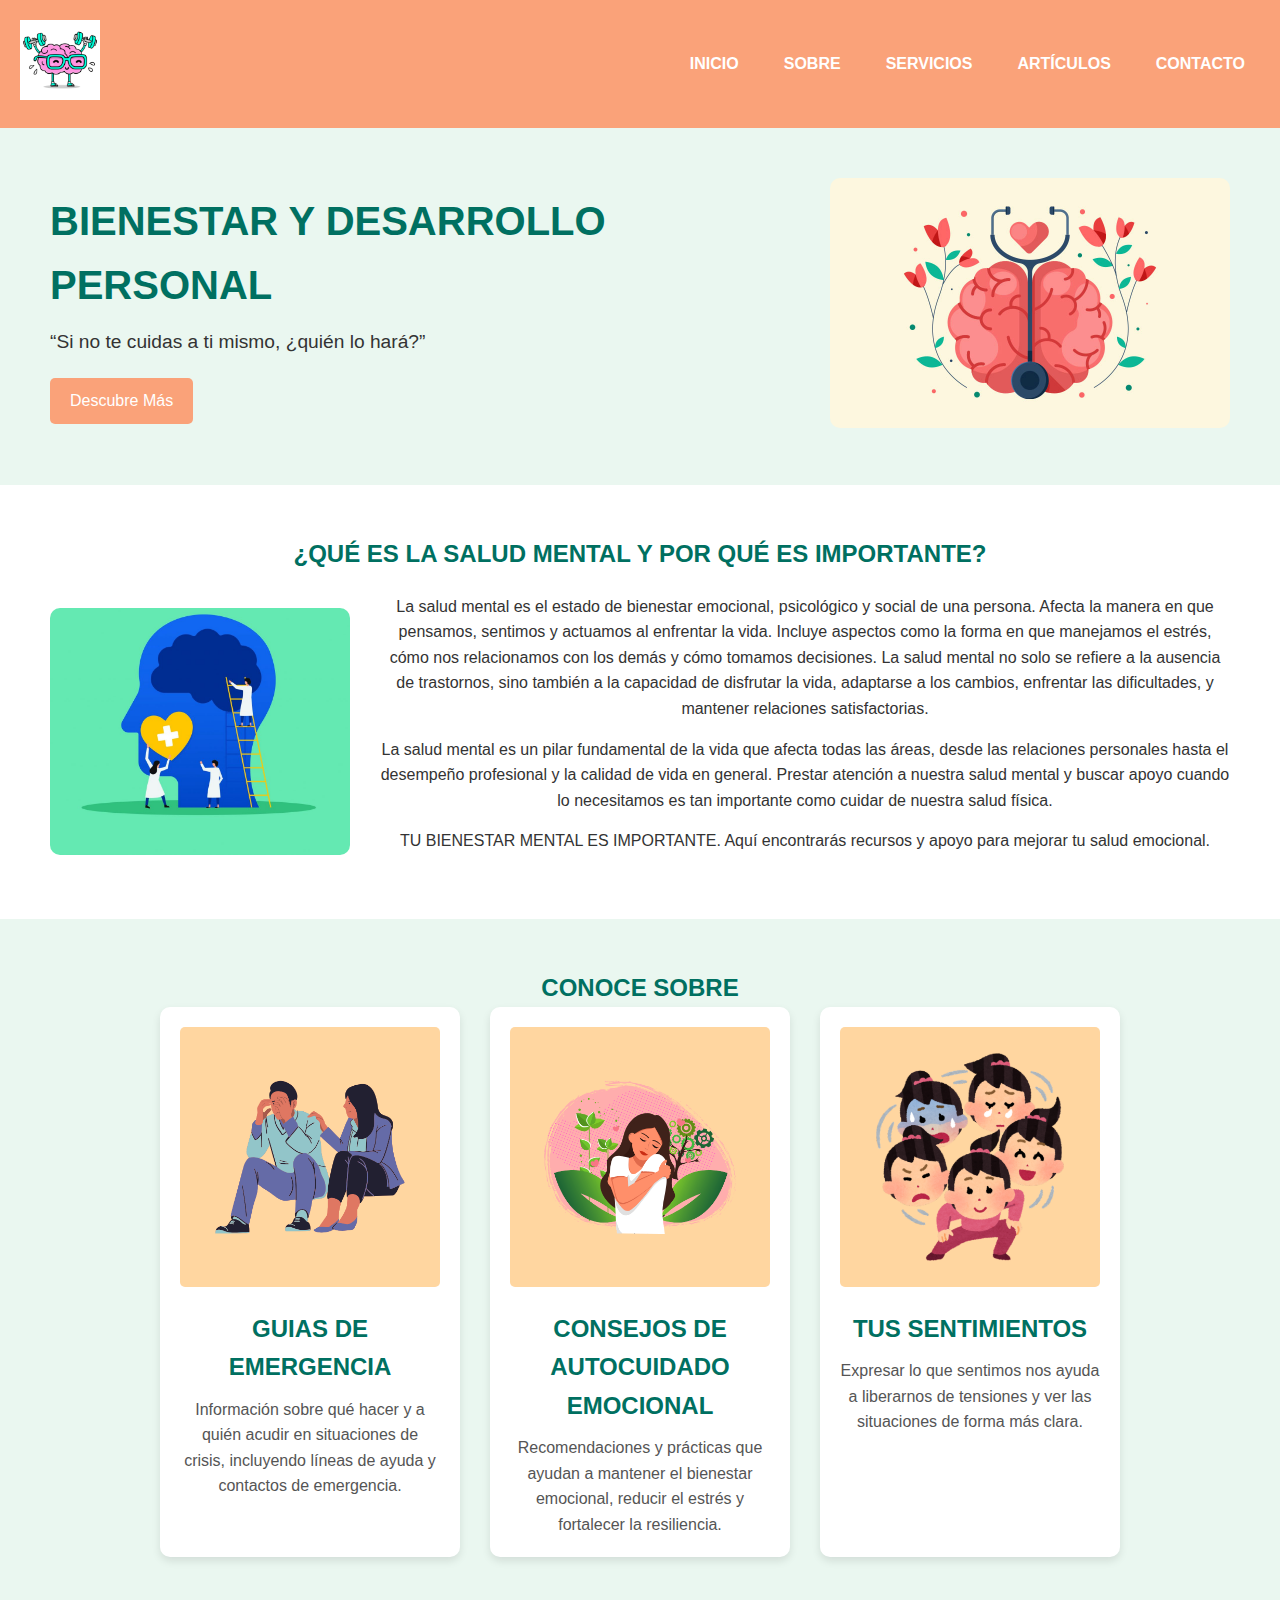
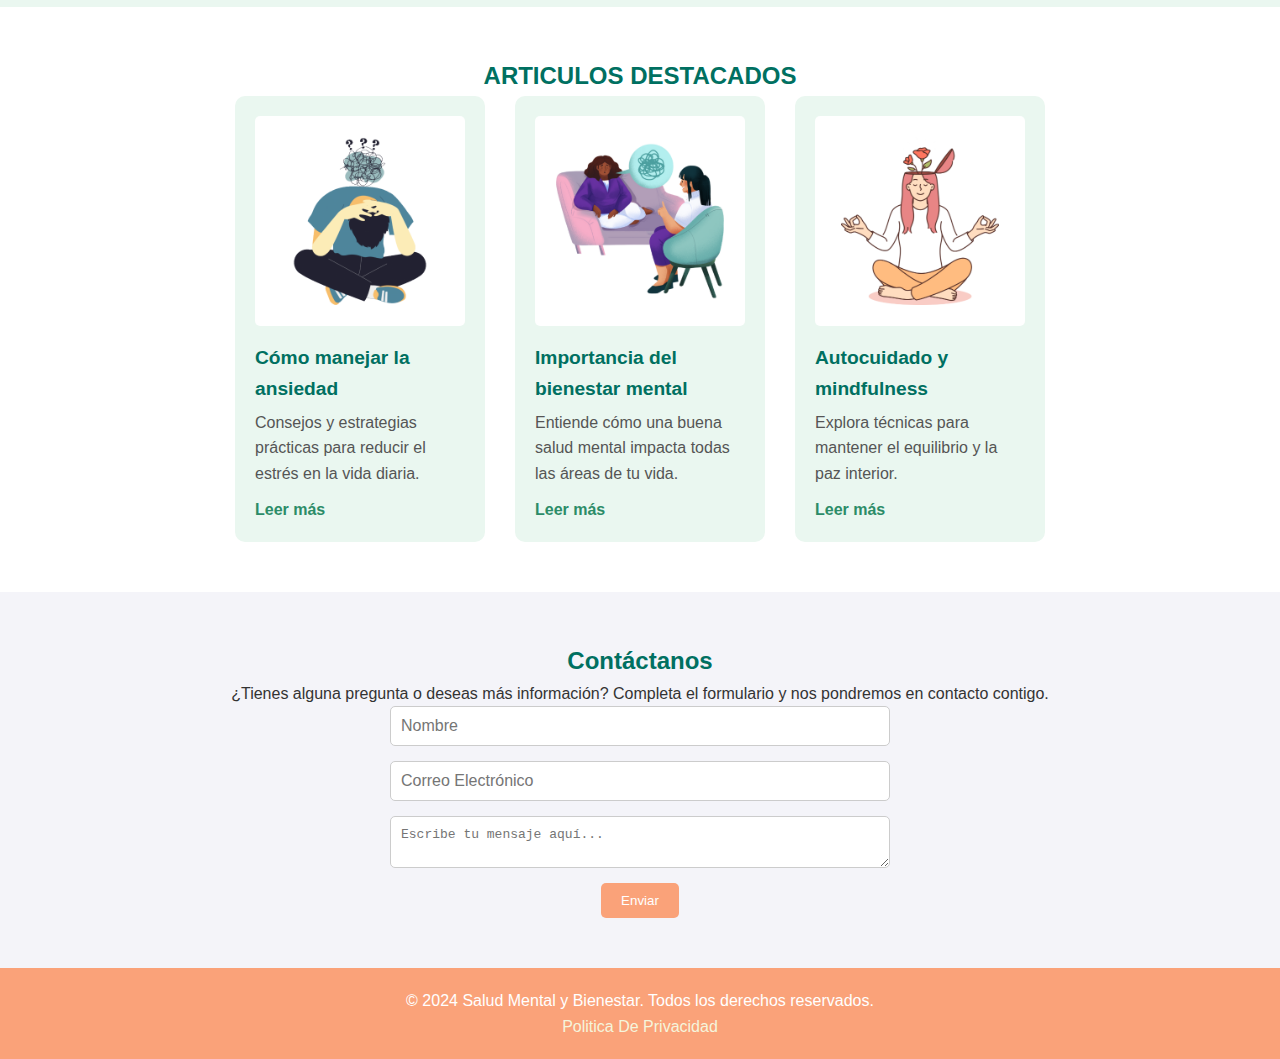
<file: GUIA 2/index.html>
<!DOCTYPE html>
<html lang="en">
<head>
    <meta charset="UTF-8">
    <meta name="viewport" content="width=device-width, initial-scale=1.0">
    <title>SALUD MENTAL</title>
    <link rel="stylesheet" href="css/style.css"/> 
</head>
<body>
    
    <header>
        <div class="navbar">
            <div class="logo"><img src="imagenes/logo.png" alt="Logo Salud Mental" width="80"></div>
            <nav>
                <ul>
                    <li><a href="#INICIO">INICIO</a></li>
                    <li><a href="#SOBRE">SOBRE</a></li>
                    <li><a href="#servicios">SERVICIOS</a></li>
                    <li><a href="#articulos">ARTÍCULOS</a></li>
                    <li><a href="#contacto">CONTACTO</a></li>
                </ul>
            </nav>
        </div>
    </header>

    
    <section id="INICIO" class="hero-section">
        <div class="hero-content">
            <h1>BIENESTAR Y DESARROLLO PERSONAL</h1>
            <p>“Si no te cuidas a ti mismo, ¿quién lo hará?”</p>
            <a href="#servicios" class="cta-button">Descubre Más</a>
        </div>
        <div class="hero-image">
            <img src="imagenes/salud-mundial.jpg" alt="Imagen de Bienestar y Salud Mental">
        </div>
    </section>

    
    <section id="SOBRE" class="about-section">
        <h2>¿QUÉ ES LA SALUD MENTAL Y POR QUÉ ES IMPORTANTE?</h2>
        <div class="about-content">
            <img src="imagenes/Saludequi.jpg" alt="Imagen de equipo" class="about-image">
            <div>
                <p>La salud mental es el estado de bienestar emocional, psicológico y social de una persona. Afecta la manera en que pensamos, sentimos y actuamos al enfrentar la vida. Incluye aspectos como la forma en que manejamos el estrés, cómo nos relacionamos con los demás y cómo tomamos decisiones. La salud mental no solo se refiere a la ausencia de trastornos, sino también a la capacidad de disfrutar la vida, adaptarse a los cambios, enfrentar las dificultades, y mantener relaciones satisfactorias.</p>
                <p>La salud mental es un pilar fundamental de la vida que afecta todas las áreas, desde las relaciones personales hasta el desempeño profesional y la calidad de vida en general. Prestar atención a nuestra salud mental y buscar apoyo cuando lo necesitamos es tan importante como cuidar de nuestra salud física.</p>
                <p>TU BIENESTAR MENTAL ES IMPORTANTE. Aquí encontrarás recursos y apoyo para mejorar tu salud emocional.</p>
            </div>
        </div>
    </section>

   
    <section id="servicios" class="services-section">
        <h2>CONOCE SOBRE</h2>
        <div class="service-cards">
            <div class="card">
                <img src="imagenes/GUIA DE EMERGENCIAS.png" alt="guia de emergencias">
                <h3>GUIAS DE EMERGENCIA</h3>
                <p>Información sobre qué hacer y a quién acudir en situaciones de crisis, incluyendo líneas de ayuda y contactos de emergencia.</p>
            </div>
            <div class="card">
                <img src="imagenes/AUTOCUIDADO.png" alt="Autocuidado">
                <h3>CONSEJOS DE AUTOCUIDADO EMOCIONAL</h3>
                <p>Recomendaciones y prácticas que ayudan a mantener el bienestar emocional, reducir el estrés y fortalecer la resiliencia.</p>
            </div>
            <div class="card">
                <img src="imagenes/EMOCIONES.png" alt="emociones">
                <h3>TUS SENTIMIENTOS</h3>
                <p>Expresar lo que sentimos nos ayuda a liberarnos de tensiones y ver las situaciones de forma más clara.</p>
            </div>
        </div>
    </section>

    
    <section id="articulos" class="articles-section">
        <h2>ARTICULOS DESTACADOS</h2>
        <div class="articles">
            <article class="article">
                <img src="imagenes/ansiedad.png" alt="Imagen de artículo 1">
                <h4>Cómo manejar la ansiedad</h4>
                <p>Consejos y estrategias prácticas para reducir el estrés en la vida diaria.</p>
                <a href="laansiedad.html" class="read-more">Leer más</a>
            </article>
            <article class="article">
                <img src="imagenes/bienestar.png" alt="Imagen de artículo 2">
                <h4>Importancia del bienestar mental</h4>
                <p>Entiende cómo una buena salud mental impacta todas las áreas de tu vida.</p>
                <a href="bienestarmental.html" class="read-more">Leer más</a>
            </article>
            <article class="article">
                <img src="imagenes/MEDITACION.png" alt="Imagen de artículo 3">
                <h4>Autocuidado y mindfulness</h4>
                <p>Explora técnicas para mantener el equilibrio y la paz interior.</p>
                <a href="autocuidado.html" class="read-more">Leer más</a>
            </article>
        </div>
    </section>

   
    <section id="contacto" class="contact-section">
        <h2>Contáctanos</h2>
        <p>¿Tienes alguna pregunta o deseas más información? Completa el formulario y nos pondremos en contacto contigo.</p>
        <form action="#" method="post" class="contact-form">
            <input type="text" name="nombre" placeholder="Nombre" required>
            <input type="email" name="correo" placeholder="Correo Electrónico" required>
            <textarea name="mensaje" placeholder="Escribe tu mensaje aquí..." required></textarea>
            <button type="submit">Enviar</button>
        </form>
    </section>

    <footer>
        <p>&copy; 2024 Salud Mental y Bienestar. Todos los derechos reservados. </p>
        <a href="privacidad.html#privacidad" style="color: beige; text-decoration: none;"> Politica De Privacidad </a>
    </footer>
</body>
</html>
</file>
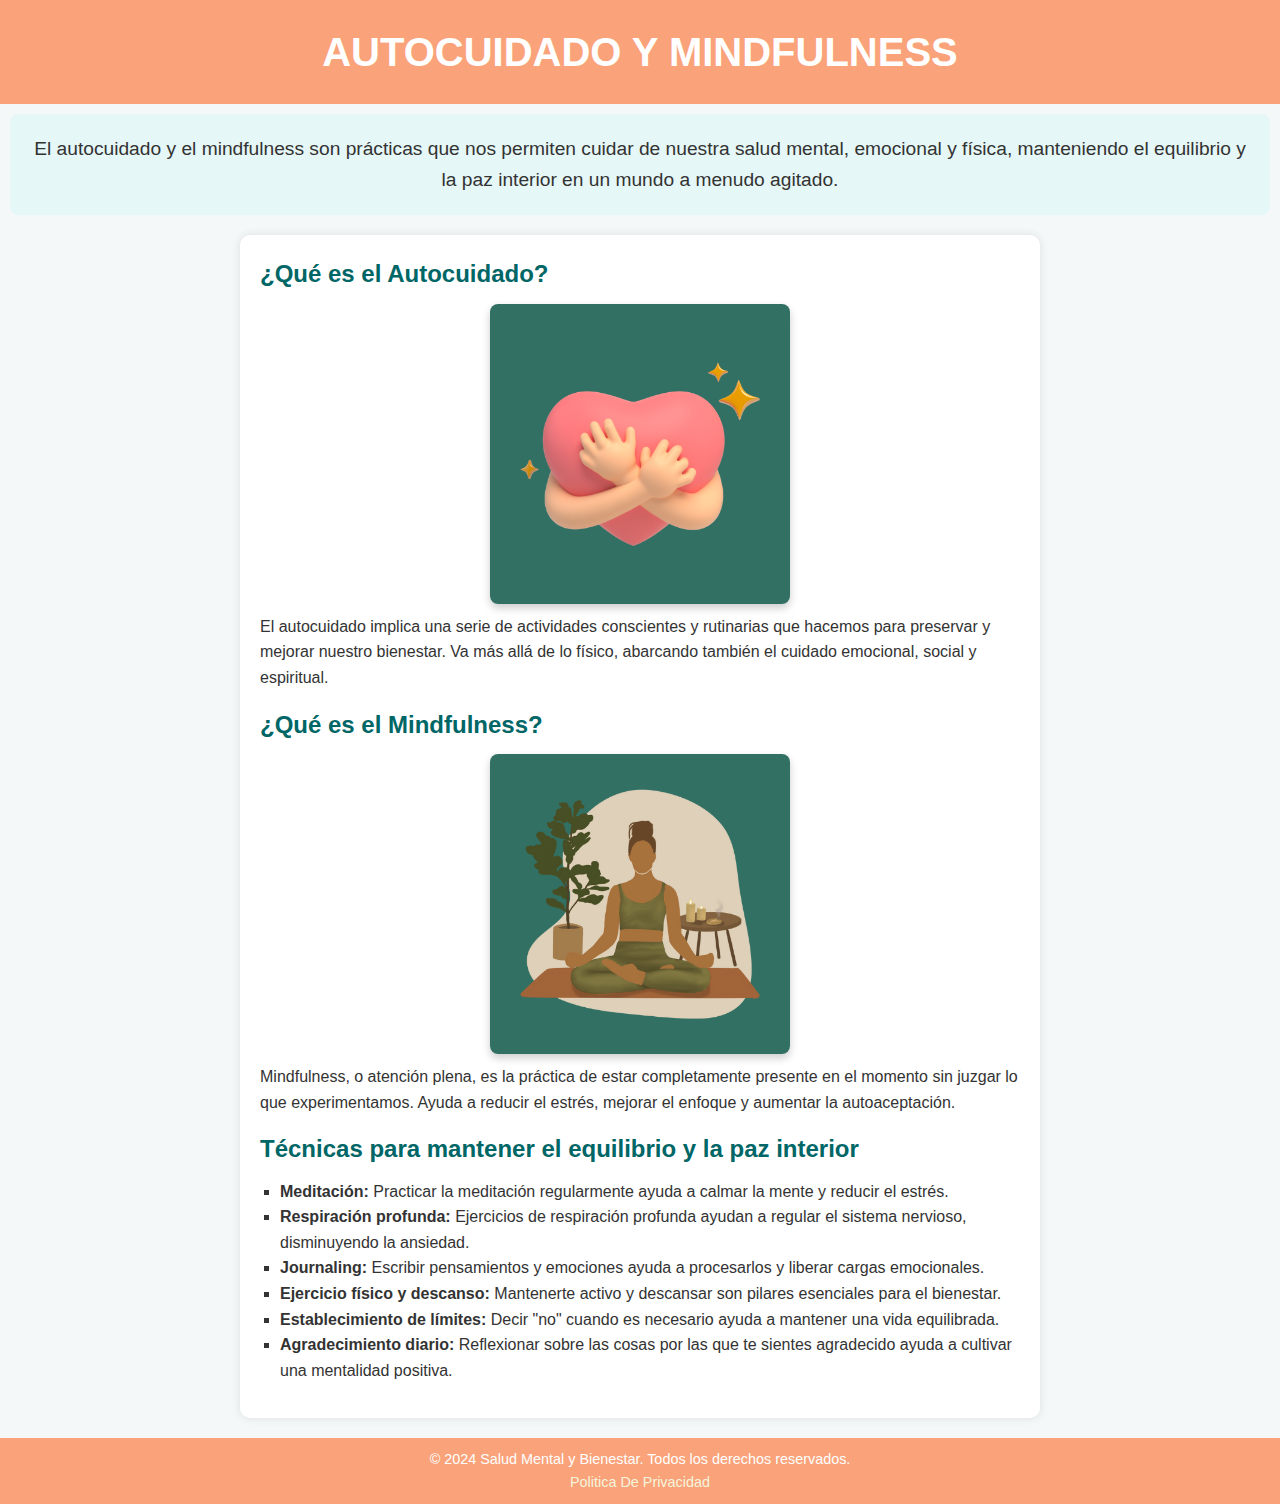
<file: GUIA 2/autocuidado.html>
<!DOCTYPE html>
<html lang="es">
<head>
    <meta charset="UTF-8">
    <meta name="viewport" content="width=device-width, initial-scale=1.0">
    <title>AUTOCUIDADO</title>
    <link rel="stylesheet" href="css/styleac.css">
</head>
<body>
    <header>
        <h1>AUTOCUIDADO Y MINDFULNESS</h1>
    </header>

    <section class="intro">
        <p>El autocuidado y el mindfulness son prácticas que nos permiten cuidar de nuestra salud mental, emocional y física, manteniendo el equilibrio y la paz interior en un mundo a menudo agitado.</p>
    </section>

    <section class="content">
        <h2>¿Qué es el Autocuidado?</h2>
        <img src="imagenes/auto.png" alt="Imagen de autocuidado" class="image">
        <p>El autocuidado implica una serie de actividades conscientes y rutinarias que hacemos para preservar y mejorar nuestro bienestar. Va más allá de lo físico, abarcando también el cuidado emocional, social y espiritual.</p>

        <h2>¿Qué es el Mindfulness?</h2>
        <img src="imagenes/med.png" alt="Imagen de mindfulness" class="image">
        <p>Mindfulness, o atención plena, es la práctica de estar completamente presente en el momento sin juzgar lo que experimentamos. Ayuda a reducir el estrés, mejorar el enfoque y aumentar la autoaceptación.</p>

        <h2>Técnicas para mantener el equilibrio y la paz interior</h2>
        <ul>
            <li><strong>Meditación:</strong> Practicar la meditación regularmente ayuda a calmar la mente y reducir el estrés.</li>
            <li><strong>Respiración profunda:</strong> Ejercicios de respiración profunda ayudan a regular el sistema nervioso, disminuyendo la ansiedad.</li>
            <li><strong>Journaling:</strong> Escribir pensamientos y emociones ayuda a procesarlos y liberar cargas emocionales.</li>
            <li><strong>Ejercicio físico y descanso:</strong> Mantenerte activo y descansar son pilares esenciales para el bienestar.</li>
            <li><strong>Establecimiento de límites:</strong> Decir "no" cuando es necesario ayuda a mantener una vida equilibrada.</li>
            <li><strong>Agradecimiento diario:</strong> Reflexionar sobre las cosas por las que te sientes agradecido ayuda a cultivar una mentalidad positiva.</li>
        </ul>
    </section>

    <footer>
        <p>&copy; 2024 Salud Mental y Bienestar. Todos los derechos reservados. </p>
        <a href="privacidad.html#privacidad" style="color: beige; text-decoration: none;"> Politica De Privacidad </a>
    </footer>
</body>
</html>
</file>
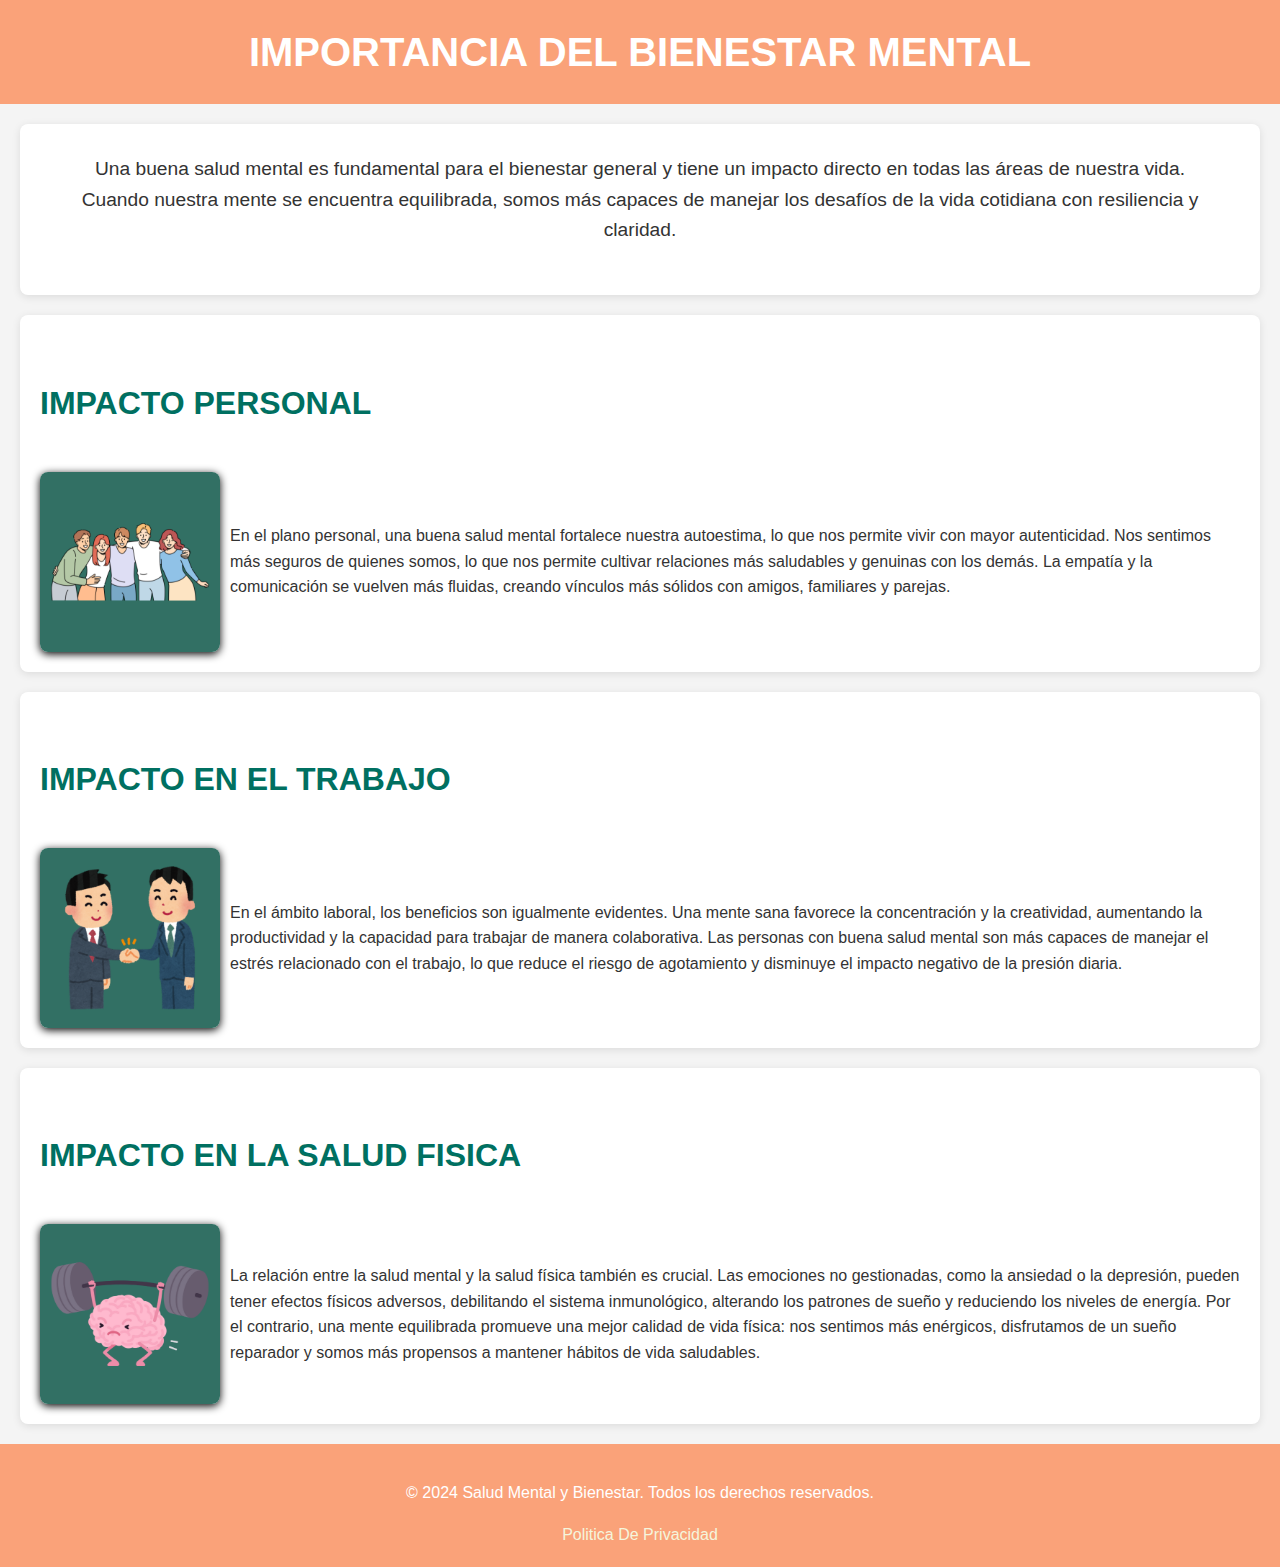
<file: GUIA 2/bienestarmental.html>
<!DOCTYPE html>
<html lang="es">
<head>
    <meta charset="UTF-8">
    <meta name="viewport" content="width=device-width, initial-scale=1.0">
    <title>Impacto de la Salud Mental en tu Vida</title>
    <link rel="stylesheet" href="css/styleb.css"/>
</head>
<body>
    <header>
        <h1>IMPORTANCIA DEL BIENESTAR MENTAL</h1>
    </header>

    <section class="intro">
        <p>Una buena salud mental es fundamental para el bienestar general y tiene un impacto directo en todas las áreas de nuestra vida. Cuando nuestra mente se encuentra equilibrada, somos más capaces de manejar los desafíos de la vida cotidiana con resiliencia y claridad.</p>
    </section>

    <section class="personal-impact">
        <h4>IMPACTO PERSONAL</h4>
        <div class="content">
            <img src="imagenes/personal.png" alt="Bienestar Personal">
            <p>En el plano personal, una buena salud mental fortalece nuestra autoestima, lo que nos permite vivir con mayor autenticidad. Nos sentimos más seguros de quienes somos, lo que nos permite cultivar relaciones más saludables y genuinas con los demás. La empatía y la comunicación se vuelven más fluidas, creando vínculos más sólidos con amigos, familiares y parejas.</p>
        </div>
    </section>

    <section class="work-impact">
        <h4>IMPACTO EN EL TRABAJO</h4>
        <div class="content">
            <img src="imagenes/trabajo.png" alt="Trabajo Productivo">
            <p>En el ámbito laboral, los beneficios son igualmente evidentes. Una mente sana favorece la concentración y la creatividad, aumentando la productividad y la capacidad para trabajar de manera colaborativa. Las personas con buena salud mental son más capaces de manejar el estrés relacionado con el trabajo, lo que reduce el riesgo de agotamiento y disminuye el impacto negativo de la presión diaria.</p>
        </div>
    </section>

    <section class="physical-impact">
        <h4>IMPACTO EN LA SALUD FISICA</h4>
        <div class="content">
            <img src="imagenes/fisica.png" alt="Salud Física">
            <p>La relación entre la salud mental y la salud física también es crucial. Las emociones no gestionadas, como la ansiedad o la depresión, pueden tener efectos físicos adversos, debilitando el sistema inmunológico, alterando los patrones de sueño y reduciendo los niveles de energía. Por el contrario, una mente equilibrada promueve una mejor calidad de vida física: nos sentimos más enérgicos, disfrutamos de un sueño reparador y somos más propensos a mantener hábitos de vida saludables.</p>
        </div>
    </section>

    <footer>
        <p>&copy; 2024 Salud Mental y Bienestar. Todos los derechos reservados. </p>
        <a href="privacidad.html#privacidad" style="color: beige; text-decoration: none;"> Politica De Privacidad </a>
    </footer>
</body>
</html>
</file>
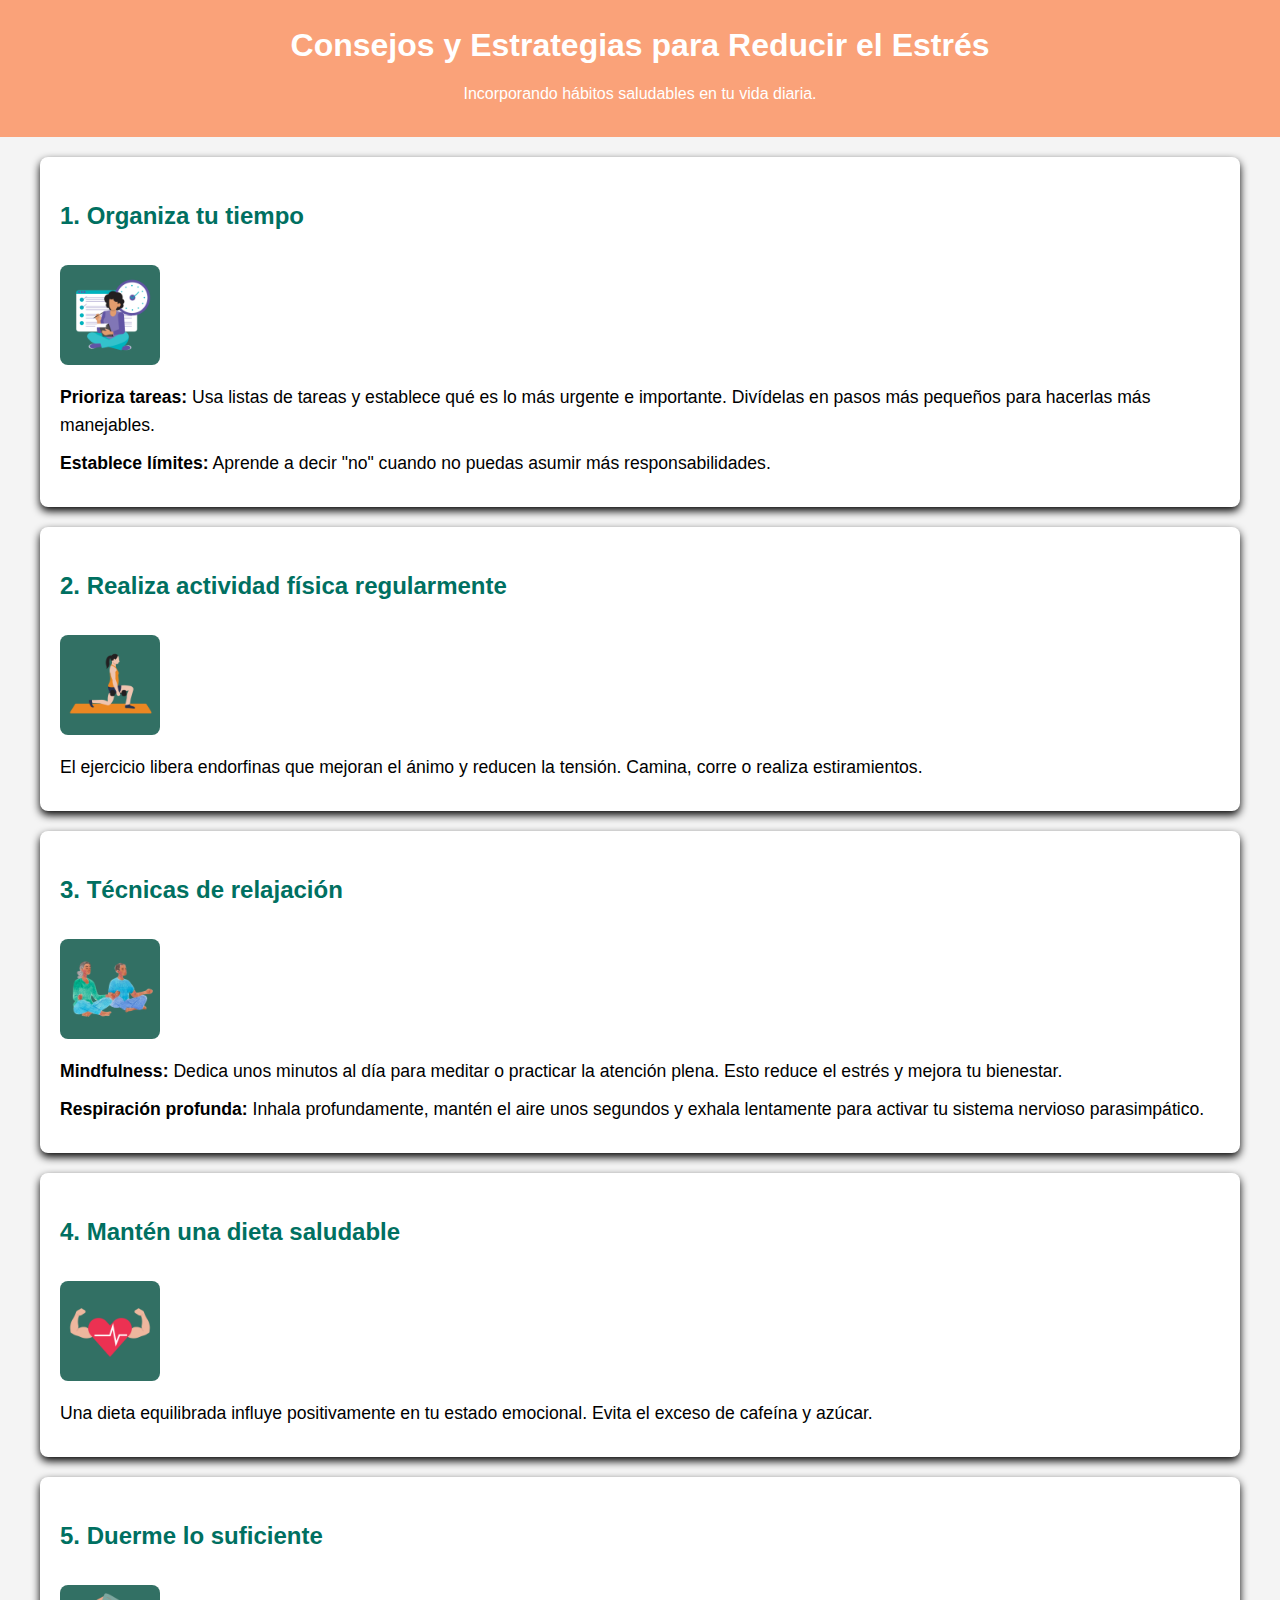
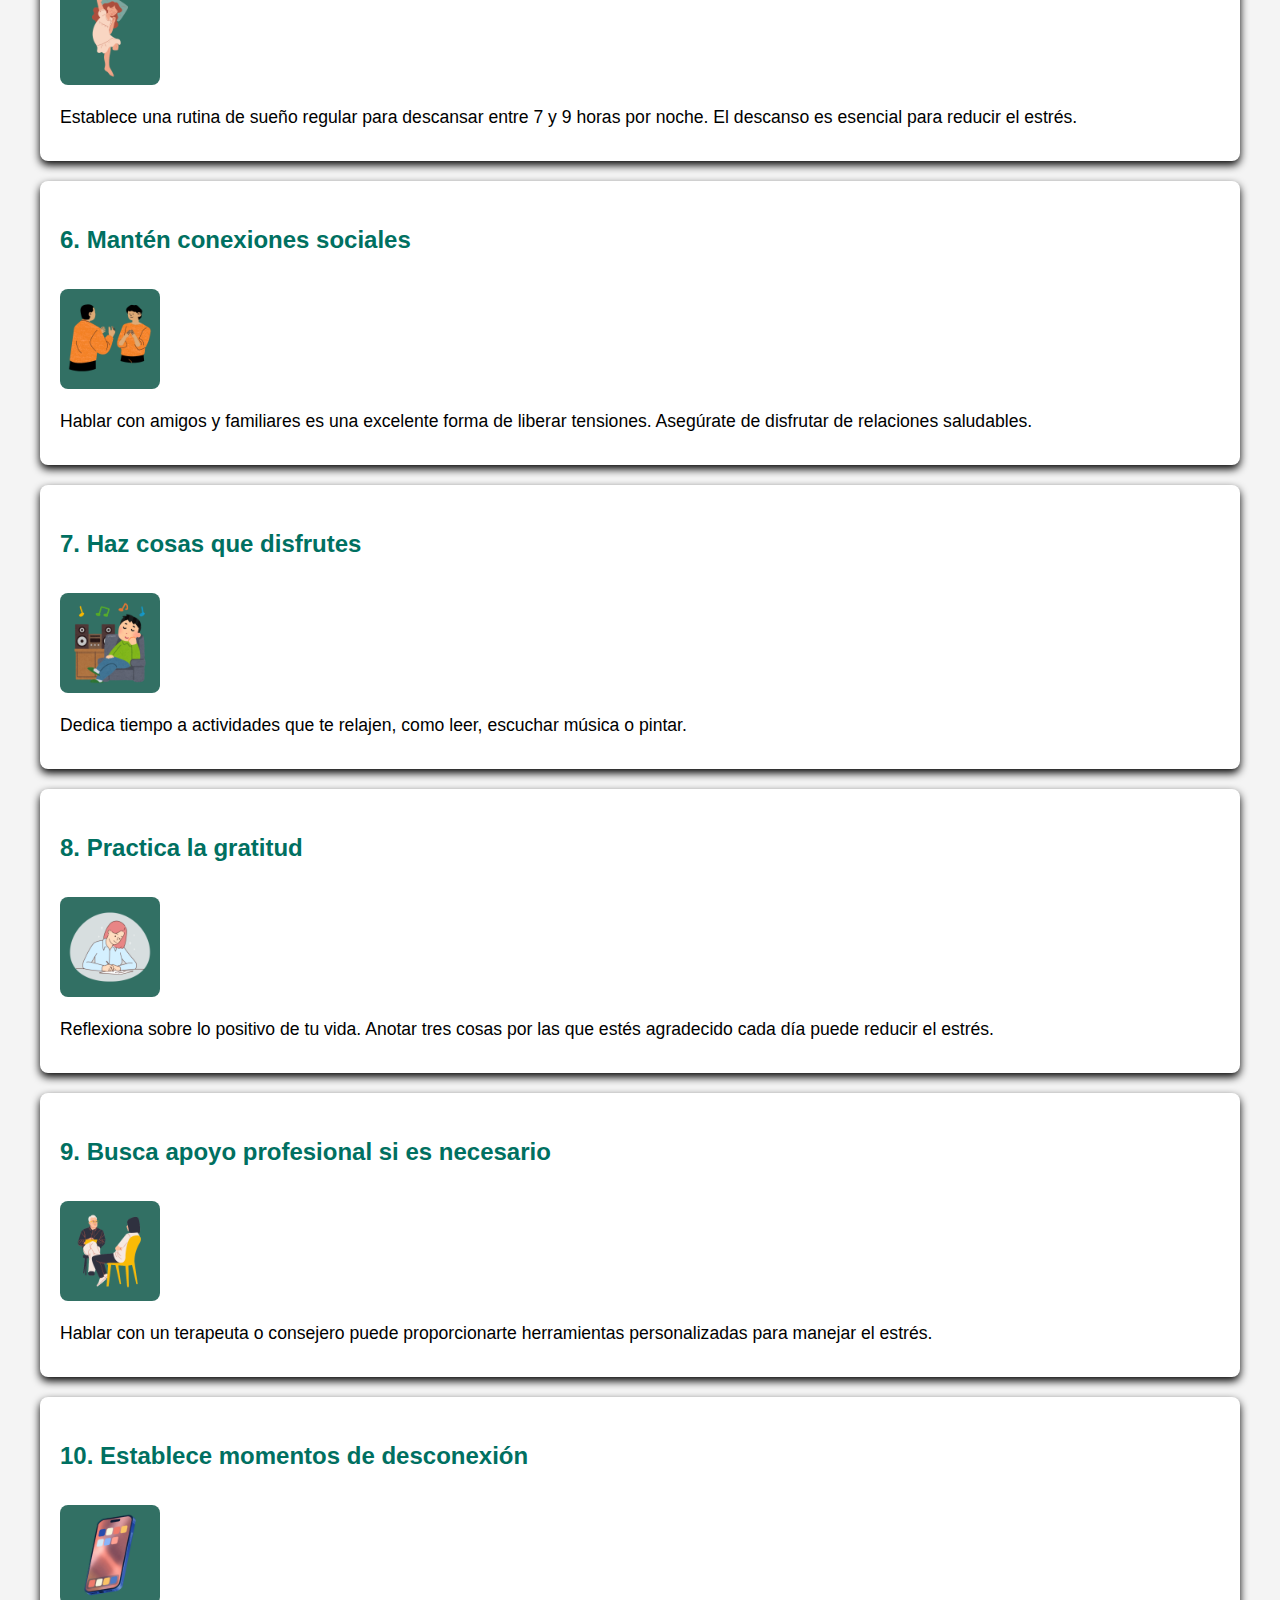
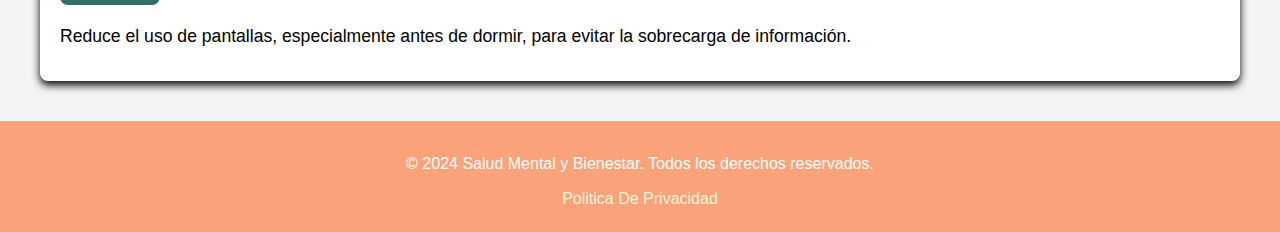
<file: GUIA 2/laansiedad.html>
<!DOCTYPE html>
<html lang="es">
<head>
    <meta charset="UTF-8">
    <meta name="viewport" content="width=device-width, initial-scale=1.0">
    <title>ANSIEDAD</title>
    <link rel="stylesheet" href="css/stylea.css"/>
</head>
<body>
    <header>
        <h1>Consejos y Estrategias para Reducir el Estrés</h1>
        <p>Incorporando hábitos saludables en tu vida diaria.</p>
    </header>

    <section class="content">
        <article>
            <h2>1. Organiza tu tiempo</h2>
            <img src="imagenes/ORGANIZAR.png" alt="Organización de tiempo">
            <p><strong>Prioriza tareas:</strong> Usa listas de tareas y establece qué es lo más urgente e importante. Divídelas en pasos más pequeños para hacerlas más manejables.</p>
            <p><strong>Establece límites:</strong> Aprende a decir "no" cuando no puedas asumir más responsabilidades.</p>
        </article>

        <article>
            <h2>2. Realiza actividad física regularmente</h2>
            <img src="imagenes/ejercicio.png" alt="Ejercicio">
            <p>El ejercicio libera endorfinas que mejoran el ánimo y reducen la tensión. Camina, corre o realiza estiramientos.</p>
        </article>

        <article>
            <h2>3. Técnicas de relajación</h2>
            <img src="imagenes/meditar.png" alt="Meditación">
            <p><strong>Mindfulness:</strong> Dedica unos minutos al día para meditar o practicar la atención plena. Esto reduce el estrés y mejora tu bienestar.</p>
            <p><strong>Respiración profunda:</strong> Inhala profundamente, mantén el aire unos segundos y exhala lentamente para activar tu sistema nervioso parasimpático.</p>
        </article>

        <article>
            <h2>4. Mantén una dieta saludable</h2>
            <img src="imagenes/comida.png" alt="Dieta saludable">
            <p>Una dieta equilibrada influye positivamente en tu estado emocional. Evita el exceso de cafeína y azúcar.</p>
        </article>

        <article>
            <h2>5. Duerme lo suficiente</h2>
            <img src="imagenes/dormir.png" alt="Sueño reparador">
            <p>Establece una rutina de sueño regular para descansar entre 7 y 9 horas por noche. El descanso es esencial para reducir el estrés.</p>
        </article>

        <article>
            <h2>6. Mantén conexiones sociales</h2>
            <img src="imagenes/amigos.png" alt="Conexión social">
            <p>Hablar con amigos y familiares es una excelente forma de liberar tensiones. Asegúrate de disfrutar de relaciones saludables.</p>
        </article>

        <article>
            <h2>7. Haz cosas que disfrutes</h2>
            <img src="imagenes/musica.png" alt="Hobbies">
            <p>Dedica tiempo a actividades que te relajen, como leer, escuchar música o pintar.</p>
        </article>

        <article>
            <h2>8. Practica la gratitud</h2>
            <img src="imagenes/anotar.png" alt="Gratitud">
            <p>Reflexiona sobre lo positivo de tu vida. Anotar tres cosas por las que estés agradecido cada día puede reducir el estrés.</p>
        </article>

        <article>
            <h2>9. Busca apoyo profesional si es necesario</h2>
            <img src="imagenes/terapeuta.png" alt="Terapia">
            <p>Hablar con un terapeuta o consejero puede proporcionarte herramientas personalizadas para manejar el estrés.</p>
        </article>

        <article>
            <h2>10. Establece momentos de desconexión</h2>
            <img src="imagenes/celular.png" alt="Desconexión digital">
            <p>Reduce el uso de pantallas, especialmente antes de dormir, para evitar la sobrecarga de información.</p>
        </article>
    </section>

    <footer>
        <p>&copy; 2024 Salud Mental y Bienestar. Todos los derechos reservados. </p>
        <a href="privacidad.html#privacidad" style="color: beige; text-decoration: none;"> Politica De Privacidad </a>
    </footer>
</body>
</html>
</file>
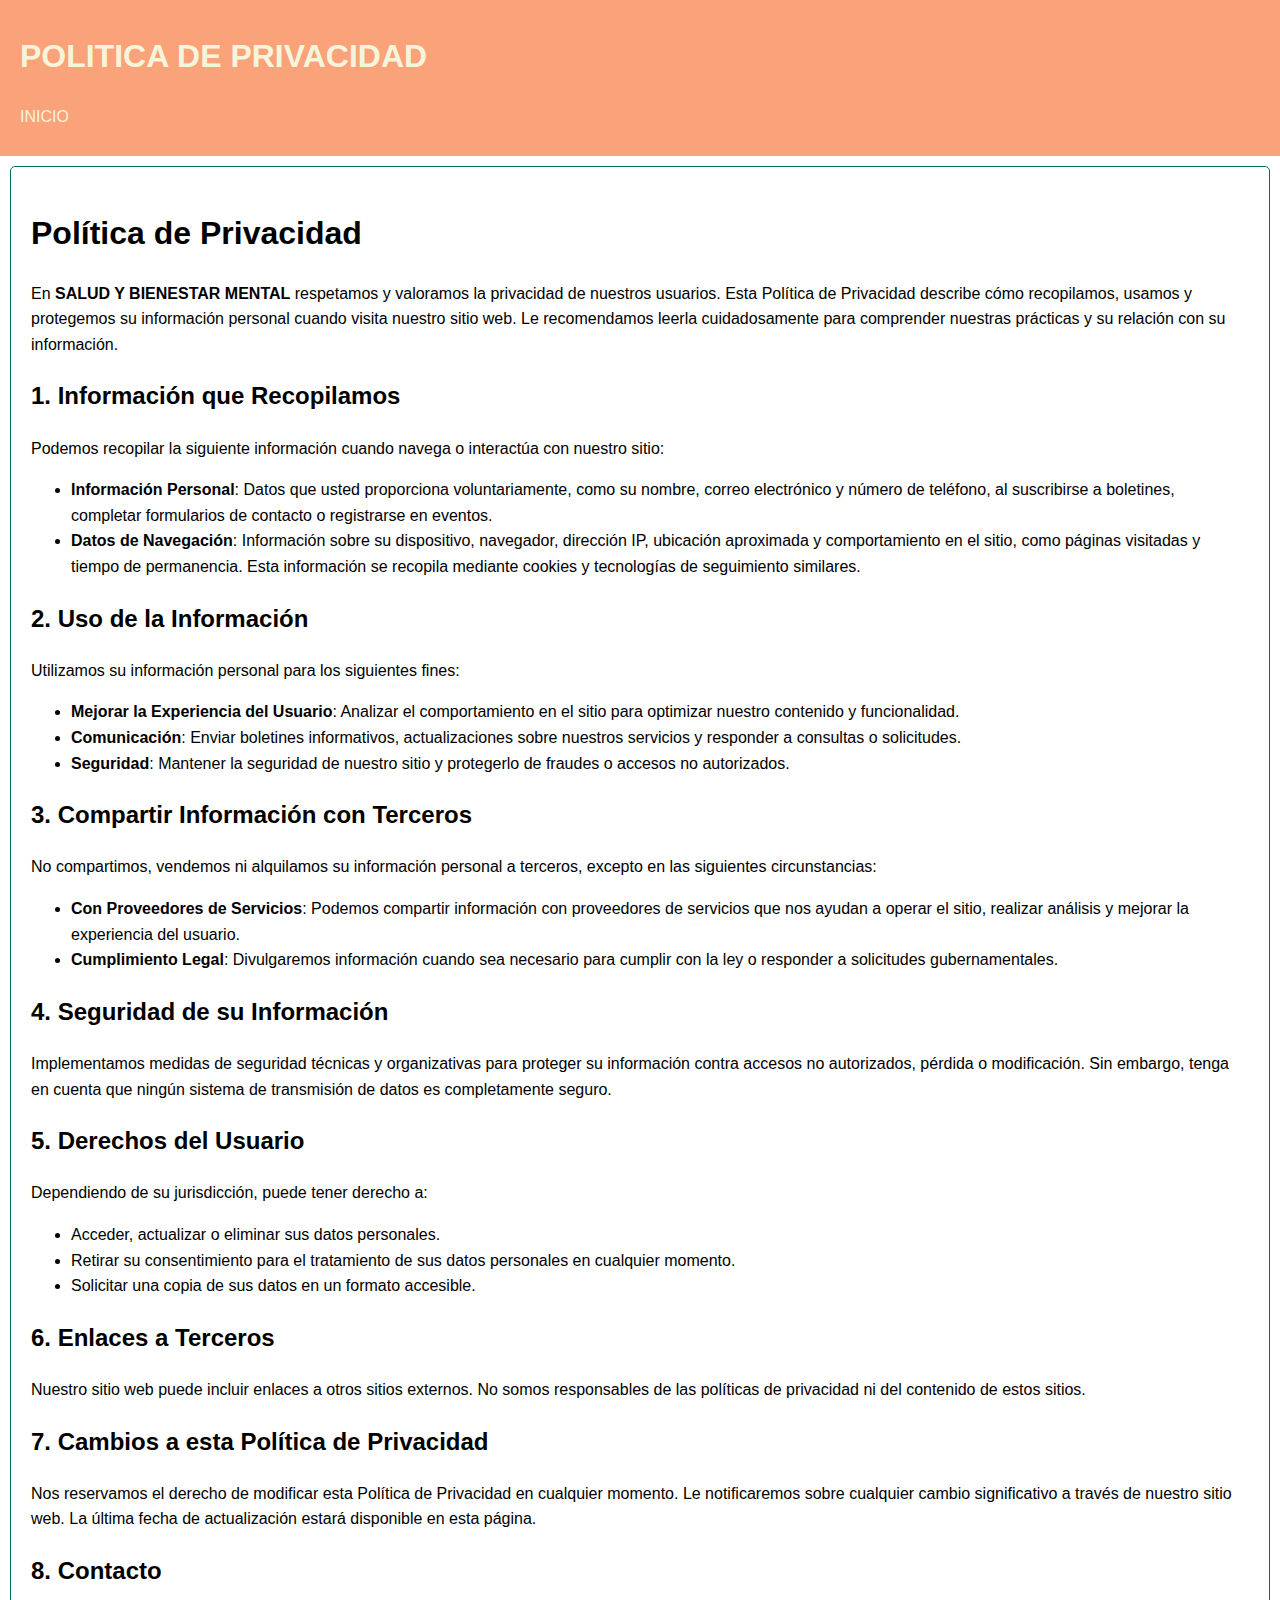
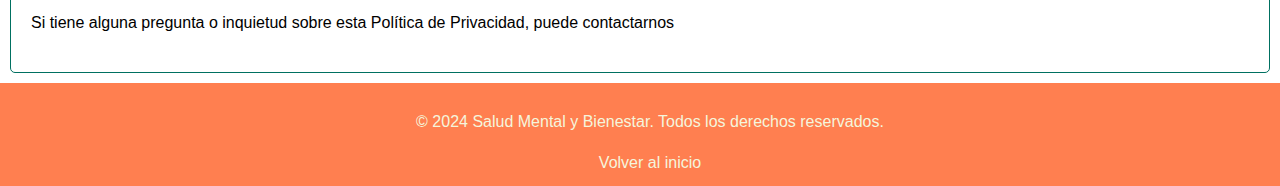
<file: GUIA 2/privacidad.html>
<!DOCTYPE html>
<html lang="en">
<head>
    <meta charset="UTF-8">
    <meta name="viewport" content="width=device-width, initial-scale=1.0">
    <title>POLITICA DE PRIVACIDAD</title>
    <link rel="stylesheet" href="css/stylep.css"/>
</head>
<body>
    <header>
        <h1> POLITICA DE PRIVACIDAD </h1>
        <nav>
            <ul>
                <li><a href="index.html#INICIO" style="color: beige; text-decoration: none;"> INICIO </a></li>
            </ul>
        </nav>
    </header> 

    <section id="privacidad">
        <h1>Política de Privacidad</h1>
        <p>En <strong>SALUD Y BIENESTAR MENTAL</strong> respetamos y valoramos la privacidad de nuestros usuarios. Esta Política de Privacidad describe cómo recopilamos, usamos y protegemos su información personal cuando visita nuestro sitio web. Le recomendamos leerla cuidadosamente para comprender nuestras prácticas y su relación con su información.</p>

        <h2>1. Información que Recopilamos</h2>
        <p>Podemos recopilar la siguiente información cuando navega o interactúa con nuestro sitio:</p>
        <ul>
            <li><strong>Información Personal</strong>: Datos que usted proporciona voluntariamente, como su nombre, correo electrónico y número de teléfono, al suscribirse a boletines, completar formularios de contacto o registrarse en eventos.</li>
            <li><strong>Datos de Navegación</strong>: Información sobre su dispositivo, navegador, dirección IP, ubicación aproximada y comportamiento en el sitio, como páginas visitadas y tiempo de permanencia. Esta información se recopila mediante cookies y tecnologías de seguimiento similares.</li>
        </ul>

        <h2>2. Uso de la Información</h2>
        <p>Utilizamos su información personal para los siguientes fines:</p>
        <ul>
            <li><strong>Mejorar la Experiencia del Usuario</strong>: Analizar el comportamiento en el sitio para optimizar nuestro contenido y funcionalidad.</li>
            <li><strong>Comunicación</strong>: Enviar boletines informativos, actualizaciones sobre nuestros servicios y responder a consultas o solicitudes.</li>
            <li><strong>Seguridad</strong>: Mantener la seguridad de nuestro sitio y protegerlo de fraudes o accesos no autorizados.</li>
        </ul>

        <h2>3. Compartir Información con Terceros</h2>
        <p>No compartimos, vendemos ni alquilamos su información personal a terceros, excepto en las siguientes circunstancias:</p>
        <ul>
            <li><strong>Con Proveedores de Servicios</strong>: Podemos compartir información con proveedores de servicios que nos ayudan a operar el sitio, realizar análisis y mejorar la experiencia del usuario.</li>
            <li><strong>Cumplimiento Legal</strong>: Divulgaremos información cuando sea necesario para cumplir con la ley o responder a solicitudes gubernamentales.</li>
        </ul>

        <h2>4. Seguridad de su Información</h2>
        <p>Implementamos medidas de seguridad técnicas y organizativas para proteger su información contra accesos no autorizados, pérdida o modificación. Sin embargo, tenga en cuenta que ningún sistema de transmisión de datos es completamente seguro.</p>

        <h2>5. Derechos del Usuario</h2>
        <p>Dependiendo de su jurisdicción, puede tener derecho a:</p>
        <ul>
            <li>Acceder, actualizar o eliminar sus datos personales.</li>
            <li>Retirar su consentimiento para el tratamiento de sus datos personales en cualquier momento.</li>
            <li>Solicitar una copia de sus datos en un formato accesible.</li>
        </ul>

        <h2>6. Enlaces a Terceros</h2>
        <p>Nuestro sitio web puede incluir enlaces a otros sitios externos. No somos responsables de las políticas de privacidad ni del contenido de estos sitios.</p>

        <h2>7. Cambios a esta Política de Privacidad</h2>
        <p>Nos reservamos el derecho de modificar esta Política de Privacidad en cualquier momento. Le notificaremos sobre cualquier cambio significativo a través de nuestro sitio web. La última fecha de actualización estará disponible en esta página.</p>

        <h2>8. Contacto</h2>
        <p>Si tiene alguna pregunta o inquietud sobre esta Política de Privacidad, puede contactarnos </p>
    </section>

    <footer>
        <p>&copy; 2024 Salud Mental y Bienestar. Todos los derechos reservados. </p>
        <a href="index.html#INICIO" style="color: beige; text-decoration: none;"> Volver al inicio </a>
    </footer>
</body>
</html>
</file>
<file: GUIA 2/css/style.css>
* {
    margin: 0;
    padding: 0;
    box-sizing: border-box;
}

body {
    font-family:'Franklin Gothic Medium', 'Arial Narrow', Arial, sans-serif;
    color: #333;
    background-color: #f4f4f9;
    line-height: 1.6;
}

h1, h2, h3, h4 {
    color: #007061;
}


header {
    background-color: #faa279;
    padding: 20px;
    color: white; 
}

.navbar {
    display: flex;
    align-items: center;
    justify-content: space-between;
}

.navbar .logo img {
    width: 80px;
    height: auto;
}

.navbar nav ul {
    list-style-type: none;
    display: flex;
    gap: 15px;
}

.navbar nav ul li a {
    color: rgb(255, 255, 255);
    text-decoration: none;
    font-weight: bold;
    padding: 10px 15px;
    border-radius: 5px;
    transition: background-color 0.3s;
}

.navbar nav ul li a:hover {
    background-color: #007061;
}


.hero-section {
    display: flex;
    align-items: center;
    justify-content: space-between;
    padding: 50px;
    background: #eaf7f0;
}

.hero-content {
    max-width: 50%;
}

.hero-content h1 {
    font-size: 2.5em;
    margin-bottom: 10px;
}

.hero-content p {
    font-size: 1.2em;
    margin-bottom: 20px;
}

.hero-content .cta-button {
    display: inline-block;
    padding: 10px 20px;
    background-color: #faa279;
    color: white;
    text-decoration: none;
    border-radius: 5px;
    transition: background-color 0.3s;
}

.hero-content .cta-button:hover {
    background-color:#007061;
}

.hero-image img {
    width: 100%;
    max-width: 400px;
    border-radius: 10px;
}

.about-section {
    padding: 50px;
    background-color:  white;
    text-align: center;
}

.about-section .about-content {
    display: flex;
    align-items: center;
    justify-content: space-around;
    gap: 30px;
    margin-top: 20px;
}

.about-section .about-content img {
    width: 100%;
    max-width: 300px;
    border-radius: 10px;
}

.about-section p {
    margin-bottom: 15px;
}


.services-section {
    padding: 50px;
    background-color: #eaf7f0;
    text-align: center;
}

.service-cards {
    display: flex;
    justify-content: center;
    gap: 30px;
    flex-wrap: wrap;
}

.card {
    background: white;
    border-radius: 10px;
    padding: 20px;
    box-shadow: 0 4px 8px rgba(0, 0, 0, 0.1);
    text-align: center;
    width: 100%;
    max-width: 300px;
}

.card img {
    width: 100%;
    border-radius: 5px;
    margin-bottom: 15px;
}

.card h3 {
    font-size: 1.5em;
    margin-bottom: 10px;
}

.card p {
    font-size: 1em;
    color: #555;
}


.articles-section {
    padding: 50px;
    background-color: #ffffff;
    text-align: center;
}

.articles {
    display: flex;
    justify-content: center;
    gap: 30px;
    flex-wrap: wrap;
}

.article {
    background: #eaf7f0;
    padding: 20px;
    border-radius: 10px;
    text-align: left;
    width: 100%;
    max-width: 250px;
}

.article img {
    width: 100%;
    border-radius: 5px;
    margin-bottom: 10px;
}

.article h4 {
    font-size: 1.2em;
    margin-bottom: 5px;
}

.article p {
    font-size: 1em;
    color: #555;
}

.article .read-more {
    display: inline-block;
    color: #2c8c68;
    text-decoration: none;
    font-weight: bold;
    margin-top: 10px;
}

.article .read-more:hover {
    text-decoration: underline;
}


.contact-section {
    padding: 50px;
    background-color: #f4f4f9;
    text-align: center;
}

.contact-form {
    display: flex;
    flex-direction: column;
    align-items: center;
    gap: 15px;
    max-width: 500px;
    margin: auto;
}

.contact-form input,
.contact-form textarea {
    width: 100%;
    padding: 10px;
    border: 1px solid #ccc;
    border-radius: 5px;
    font-size: 1em;
}

.contact-form button {
    padding: 10px 20px;
    background-color: #faa279;
    color: white;
    border: none;
    border-radius: 5px;
    cursor: pointer;
    transition: background-color 0.3s;
}

.contact-form button:hover {
    background-color: #227a57;
}

footer {
    background-color: #faa279;
    color: white;
    text-align: center;
    padding: 20px;
}

/* Diseño responsive para diferentes tamaños de pantalla */
@media (max-width: 768px) {
    .navbar {
        flex-direction: column;
        align-items: flex-start;
    }

    .navbar nav ul {
        flex-direction: column;
        gap: 10px;
        width: 100%;
        text-align: left;
    }

    .hero-section {
        flex-direction: column;
        text-align: center;
    }

    .hero-content {
        max-width: 100%;
    }

    .hero-image img {
        max-width: 80%;
    }

    .about-section .about-content {
        flex-direction: column;
        text-align: center;
    }

    .services-section .service-cards {
        flex-direction: column;
        gap: 20px;
    }

    .articles {
        flex-direction: column;
        gap: 20px;
    }

    .card,
    .article {
        max-width: 90%;
    }
}

@media (max-width: 480px) {
    body {
        font-size: 0.9em;
    }

    .hero-content h1 {
        font-size: 2em;
    }

    .hero-content p {
        font-size: 1em;
    }

    .navbar .logo img {
        width: 60px;
    }

    .contact-form input,
    .contact-form textarea {
        font-size: 0.9em;
    }

    .contact-form button {
        font-size: 0.9em;
    }
}
</file>
<file: GUIA 2/css/styleac.css>
* {
    margin: 0;
    padding: 0;
    box-sizing: border-box;
}

body {
    font-family:'Franklin Gothic Medium', 'Arial Narrow', Arial, sans-serif;
    line-height: 1.6;
    background-color: #f4f8f9;
    color: #333;
}

header {
    background-color: #faa279;
    padding: 20px;
    text-align: center;
}

header h1 {
    color: white;
    font-size: 2.5em;
}

.intro {
    padding: 20px;
    text-align: center;
    font-size: 1.2em;
    background-color: #e6f7f7;
    margin: 10px;
    border-radius: 8px;
}

.content {
    max-width: 800px;
    margin: 20px auto;
    padding: 20px;
    background-color: #ffffff;
    border-radius: 10px;
    box-shadow: 0 0 10px rgba(0, 0, 0, 0.1);
}

.content h2 {
    color: #006666;
    margin-bottom: 10px;
}

.content p, .content ul {
    margin-bottom: 15px;
}

.content ul {
    list-style-type: square;
    padding-left: 20px;
}

.image {
    display: block;
    width: 100%;
    max-width: 300px;
    margin: 10px auto;
    border-radius: 8px;
    box-shadow: 0 4px 8px rgba(0, 0, 0, 0.2);
}

footer {
    background-color:  #faa279;
    color: #ffffff;
    text-align: center;
    padding: 10px 0;
    margin-top: 20px;
    font-size: 0.9em;
}

/* Diseño responsive para diferentes tamaños de pantalla */
@media (max-width: 768px) {
    .navbar {
        flex-direction: column;
        align-items: flex-start;
    }

    .navbar nav ul {
        flex-direction: column;
        gap: 10px;
        width: 100%;
        text-align: left;
    }

    .hero-section {
        flex-direction: column;
        text-align: center;
    }

    .hero-content {
        max-width: 100%;
    }

    .hero-image img {
        max-width: 80%;
    }

    .about-section .about-content {
        flex-direction: column;
        text-align: center;
    }

    .services-section .service-cards {
        flex-direction: column;
        gap: 20px;
    }

    .articles {
        flex-direction: column;
        gap: 20px;
    }

    .card,
    .article {
        max-width: 90%;
    }
}

@media (max-width: 480px) {
    body {
        font-size: 0.9em;
    }

    .hero-content h1 {
        font-size: 2em;
    }

    .hero-content p {
        font-size: 1em;
    }

    .navbar .logo img {
        width: 60px;
    }

    .contact-form input,
    .contact-form textarea {
        font-size: 0.9em;
    }

    .contact-form button {
        font-size: 0.9em;
    }
}
</file>
<file: GUIA 2/css/styleb.css>
body {
    font-family:'Franklin Gothic Medium', 'Arial Narrow', Arial, sans-serif;
    line-height: 1.6;
    margin: 0;
    padding: 0;
    background-color: #f4f4f4;
    color: #333;
}

header {
    background-color: #faa279;
    color: white;
    text-align: center;
    padding: 20px 0;
}

h1 {
    margin: 0;
    font-size: 2.5rem;
}

h4 {
    color: #007061;
    font-size: 2rem;
}

section {
    margin: 20px;
    padding: 20px;
    background-color: white;
    border-radius: 8px;
    box-shadow: 0 2px 8px rgba(0, 0, 0, 0.1);
}

.content {
    display: flex;
    flex-direction: row;
    justify-content: space-between;
    align-items: center;
    gap: 10px; 
}

.content img {
    width: 15%;
    border-radius: 8px;
    box-shadow: 0 2px 8px rgb(0, 0, 0);
}

footer {
    background-color: #faa279;
    color: white;
    text-align: center;
    padding: 20px;
}



.intro p {
    text-align: center;
    font-size: 1.2rem;
    padding: 10px 20px;
    margin-top: 0;
}

/* Diseño responsive para diferentes tamaños de pantalla */
@media (max-width: 768px) {
    .navbar {
        flex-direction: column;
        align-items: flex-start;
    }

    .navbar nav ul {
        flex-direction: column;
        gap: 10px;
        width: 100%;
        text-align: left;
    }

    .hero-section {
        flex-direction: column;
        text-align: center;
    }

    .hero-content {
        max-width: 100%;
    }

    .hero-image img {
        max-width: 80%;
    }

    .about-section .about-content {
        flex-direction: column;
        text-align: center;
    }

    .services-section .service-cards {
        flex-direction: column;
        gap: 20px;
    }

    .articles {
        flex-direction: column;
        gap: 20px;
    }

    .card,
    .article {
        max-width: 90%;
    }
}

@media (max-width: 480px) {
    body {
        font-size: 0.9em;
    }

    .hero-content h1 {
        font-size: 2em;
    }

    .hero-content p {
        font-size: 1em;
    }

    .navbar .logo img {
        width: 60px;
    }

    .contact-form input,
    .contact-form textarea {
        font-size: 0.9em;
    }

    .contact-form button {
        font-size: 0.9em;
    }
}
</file>
<file: GUIA 2/css/stylea.css>
body {
    font-family:'Franklin Gothic Medium', 'Arial Narrow', Arial, sans-serif;
    line-height: 1.6;
    margin: 0;
    padding: 0;
    background-color: #f4f4f4;
    color: #333;
}

header {
    background-color: #faa279;
    color: white;
    text-align: center;
    padding: 20px 0;
}

h1 {
    margin: 0;
}

p {
    margin: 10px 0;
}

section.content {
    padding: 20px;
    max-width: 1200px;
    margin: 0 auto;
}


article {
    background-color: white;
    padding: 20px;
    margin-bottom: 20px;
    border-radius: 8px;
    box-shadow: 0 4px 8px #000000;
}

article h2 {
    color: #007061;
}

article img {
    width: 100%;
    height: auto;
    border-radius: 8px;
    margin-top: 10px;
}

article p {
    font-size: 1.1em;
    color:#000000; 
}



@media screen and (max-width: 768px) {
    header {
        padding: 10px 0;
    }

    .content {
        padding: 10px;
    }

    article {
        padding: 10px;
    }
}

article img {
    width: 100px; 
    height: auto; 
}

footer {
    background-color: #faa279;
    color: white;
    text-align: center;
    padding: 20px;
}

/* Diseño responsive para diferentes tamaños de pantalla */
@media (max-width: 768px) {
    .navbar {
        flex-direction: column;
        align-items: flex-start;
    }

    .navbar nav ul {
        flex-direction: column;
        gap: 10px;
        width: 100%;
        text-align: left;
    }

    .hero-section {
        flex-direction: column;
        text-align: center;
    }

    .hero-content {
        max-width: 100%;
    }

    .hero-image img {
        max-width: 80%;
    }

    .about-section .about-content {
        flex-direction: column;
        text-align: center;
    }

    .services-section .service-cards {
        flex-direction: column;
        gap: 20px;
    }

    .articles {
        flex-direction: column;
        gap: 20px;
    }

    .card,
    .article {
        max-width: 90%;
    }
}

@media (max-width: 480px) {
    body {
        font-size: 0.9em;
    }

    .hero-content h1 {
        font-size: 2em;
    }

    .hero-content p {
        font-size: 1em;
    }

    .navbar .logo img {
        width: 60px;
    }

    .contact-form input,
    .contact-form textarea {
        font-size: 0.9em;
    }

    .contact-form button {
        font-size: 0.9em;
    }
}
</file>
<file: GUIA 2/css/stylep.css>
body {
    font-family:'Franklin Gothic Medium', 'Arial Narrow', Arial, sans-serif;
    margin: 0;
    padding: 0;
    line-height: 1.6;

}

header {
    background:#faa279;
    color: beige;
    padding: 10px 20px;
}

nav ul {
    list-style: none;
    padding: 0;
}

nav ul li {
    display: inline;
    margin-right: 10px;
}

section, article, aside {
    padding: 20px;
    margin: 10px;
    border: 1px solid #007061;
    border-radius: 5px;
}

footer {
    background: coral;
    color: beige;
    text-align: center;
    padding: 10px;
    position: relative;
    bottom: 0;
    width: 100%;
}

/* Diseño responsive para diferentes tamaños de pantalla */
@media (max-width: 768px) {
    .navbar {
        flex-direction: column;
        align-items: flex-start;
    }

    .navbar nav ul {
        flex-direction: column;
        gap: 10px;
        width: 100%;
        text-align: left;
    }

    .hero-section {
        flex-direction: column;
        text-align: center;
    }

    .hero-content {
        max-width: 100%;
    }

    .hero-image img {
        max-width: 80%;
    }

    .about-section .about-content {
        flex-direction: column;
        text-align: center;
    }

    .services-section .service-cards {
        flex-direction: column;
        gap: 20px;
    }

    .articles {
        flex-direction: column;
        gap: 20px;
    }

    .card,
    .article {
        max-width: 90%;
    }
}

@media (max-width: 480px) {
    body {
        font-size: 0.9em;
    }

    .hero-content h1 {
        font-size: 2em;
    }

    .hero-content p {
        font-size: 1em;
    }

    .navbar .logo img {
        width: 60px;
    }

    .contact-form input,
    .contact-form textarea {
        font-size: 0.9em;
    }

    .contact-form button {
        font-size: 0.9em;
    }
}
</file>
